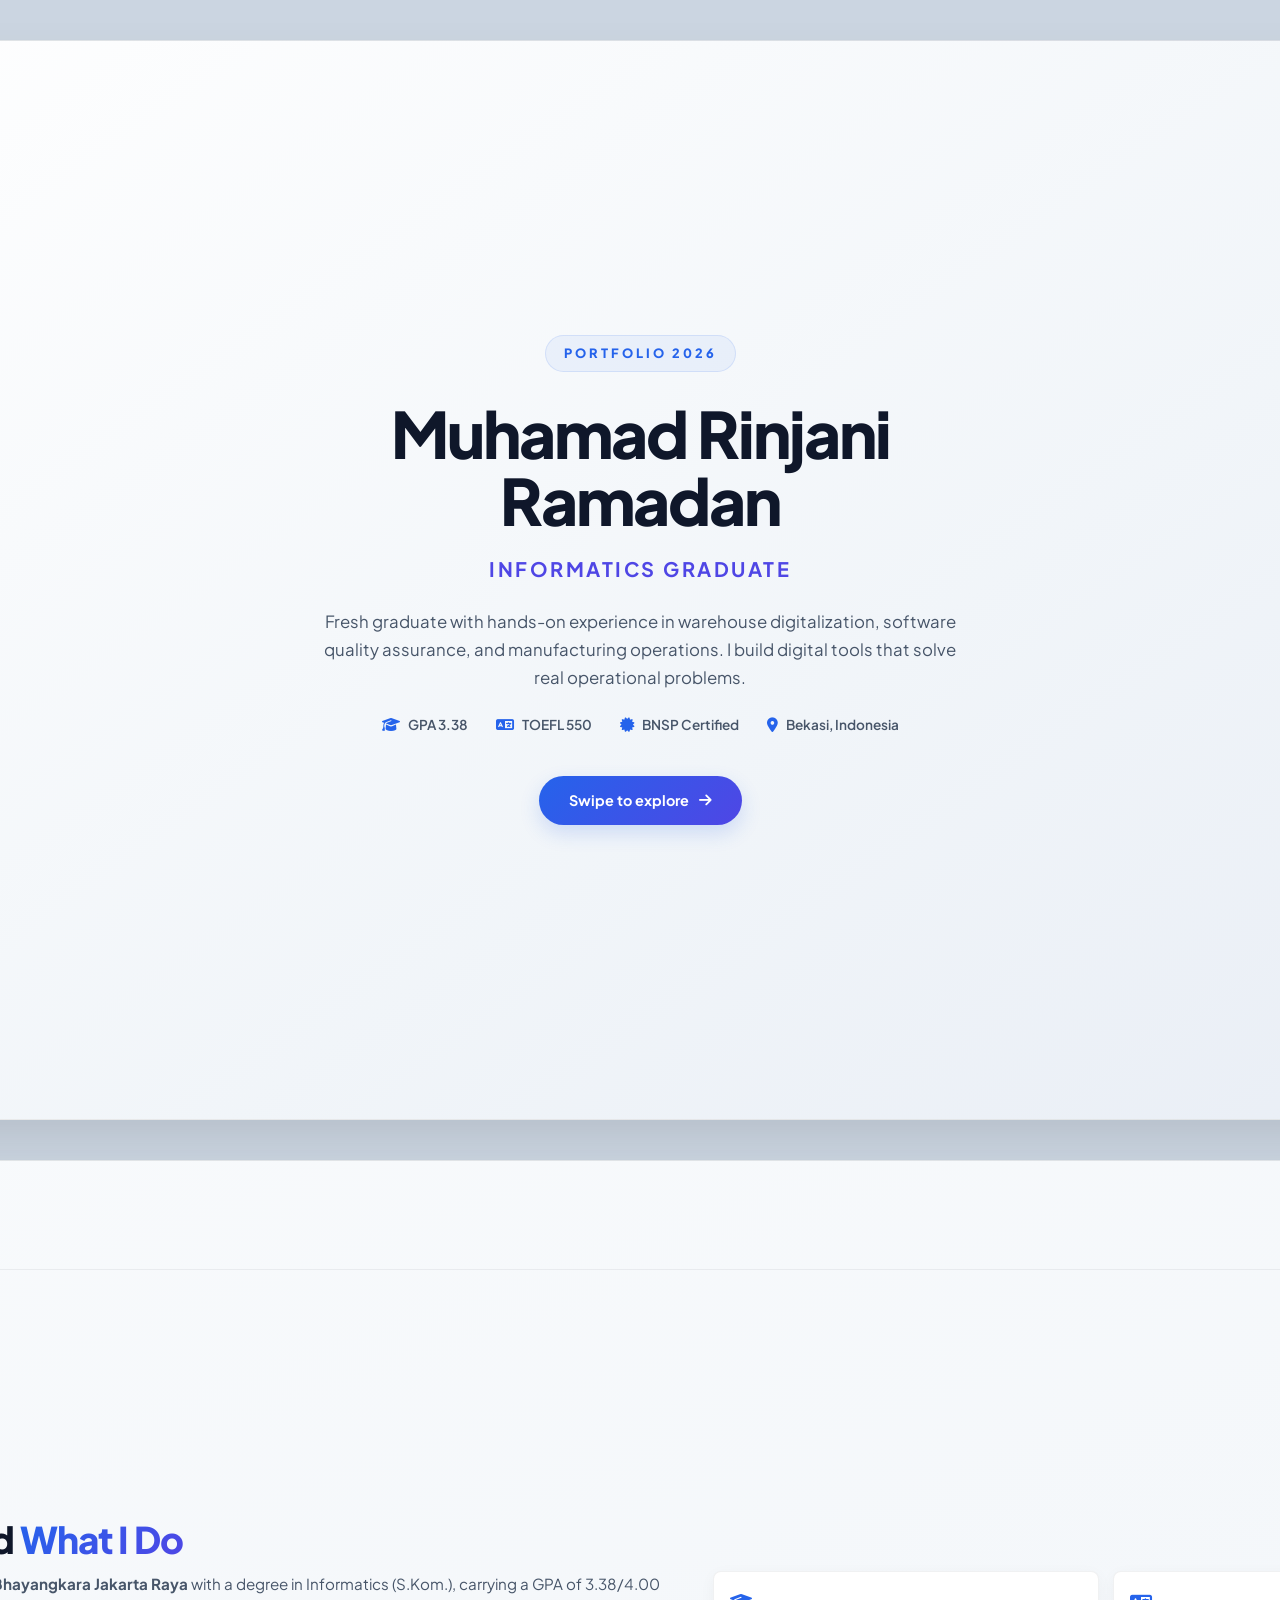
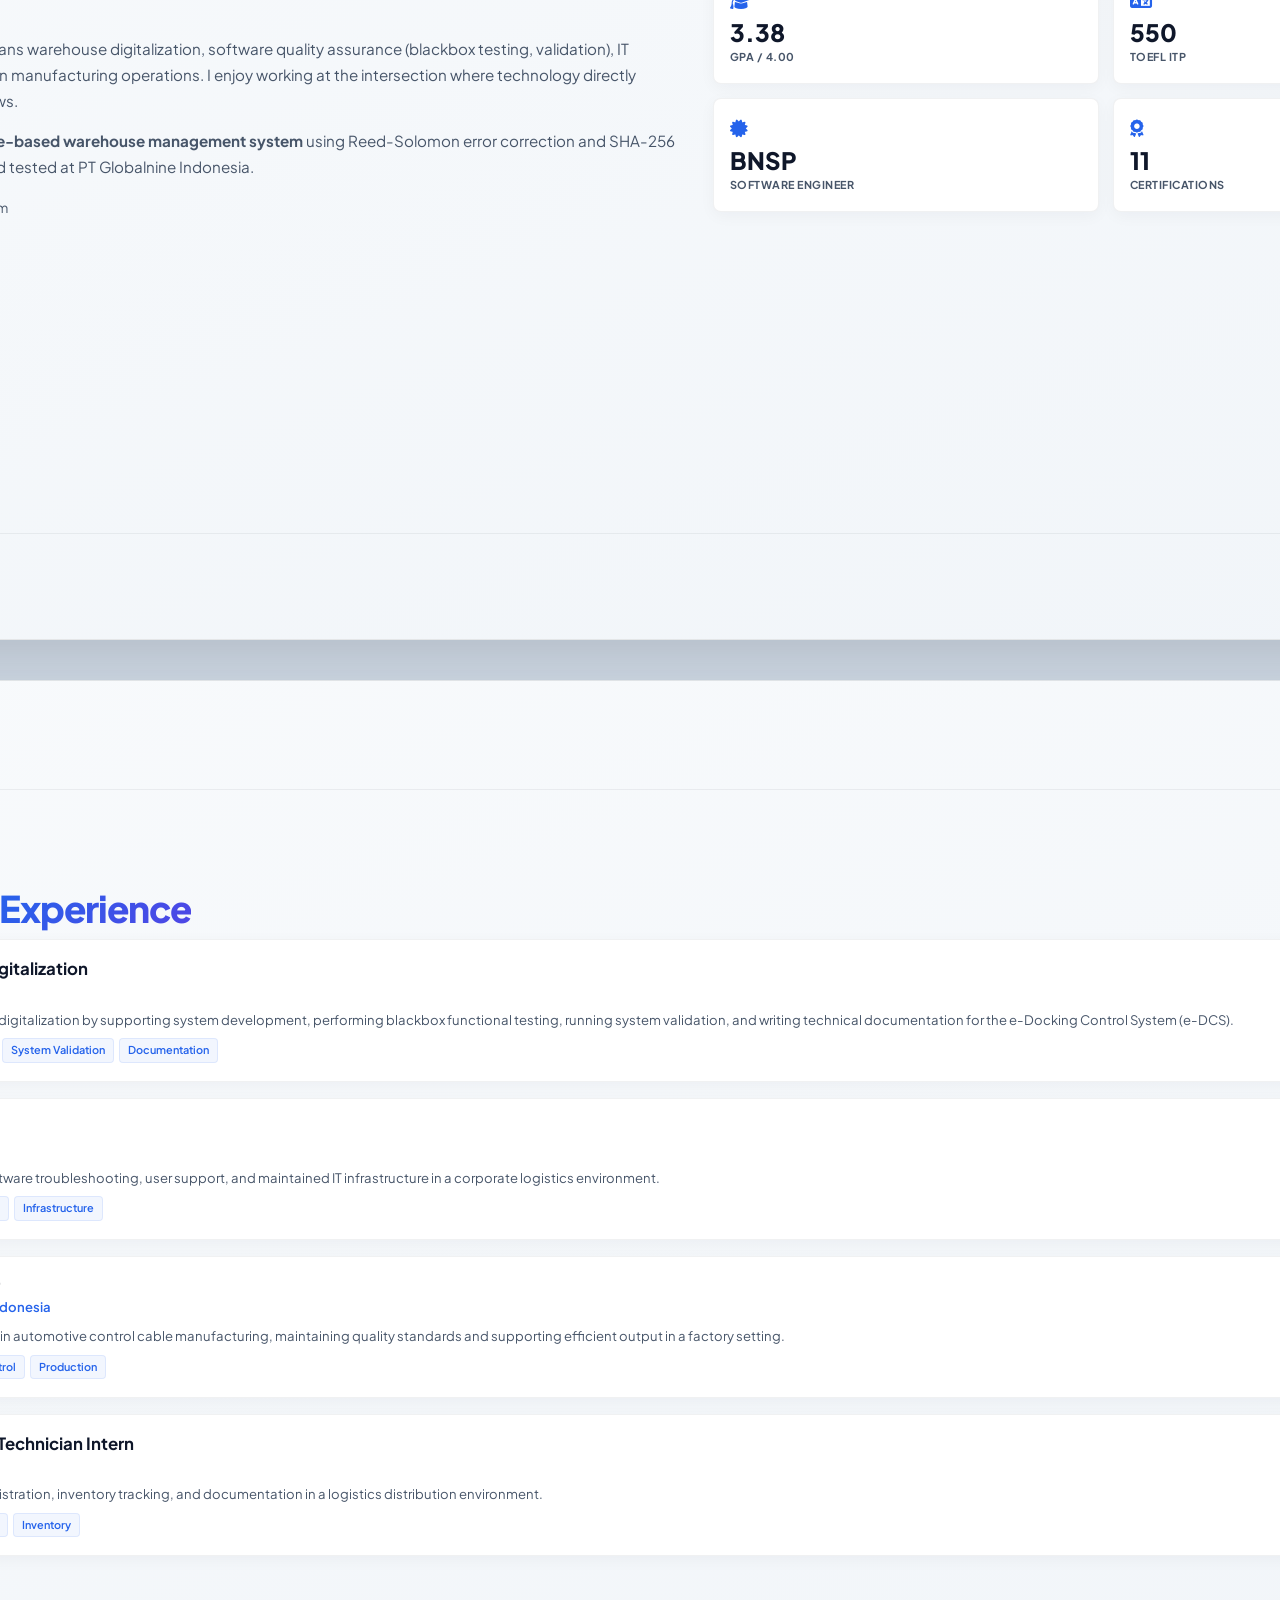
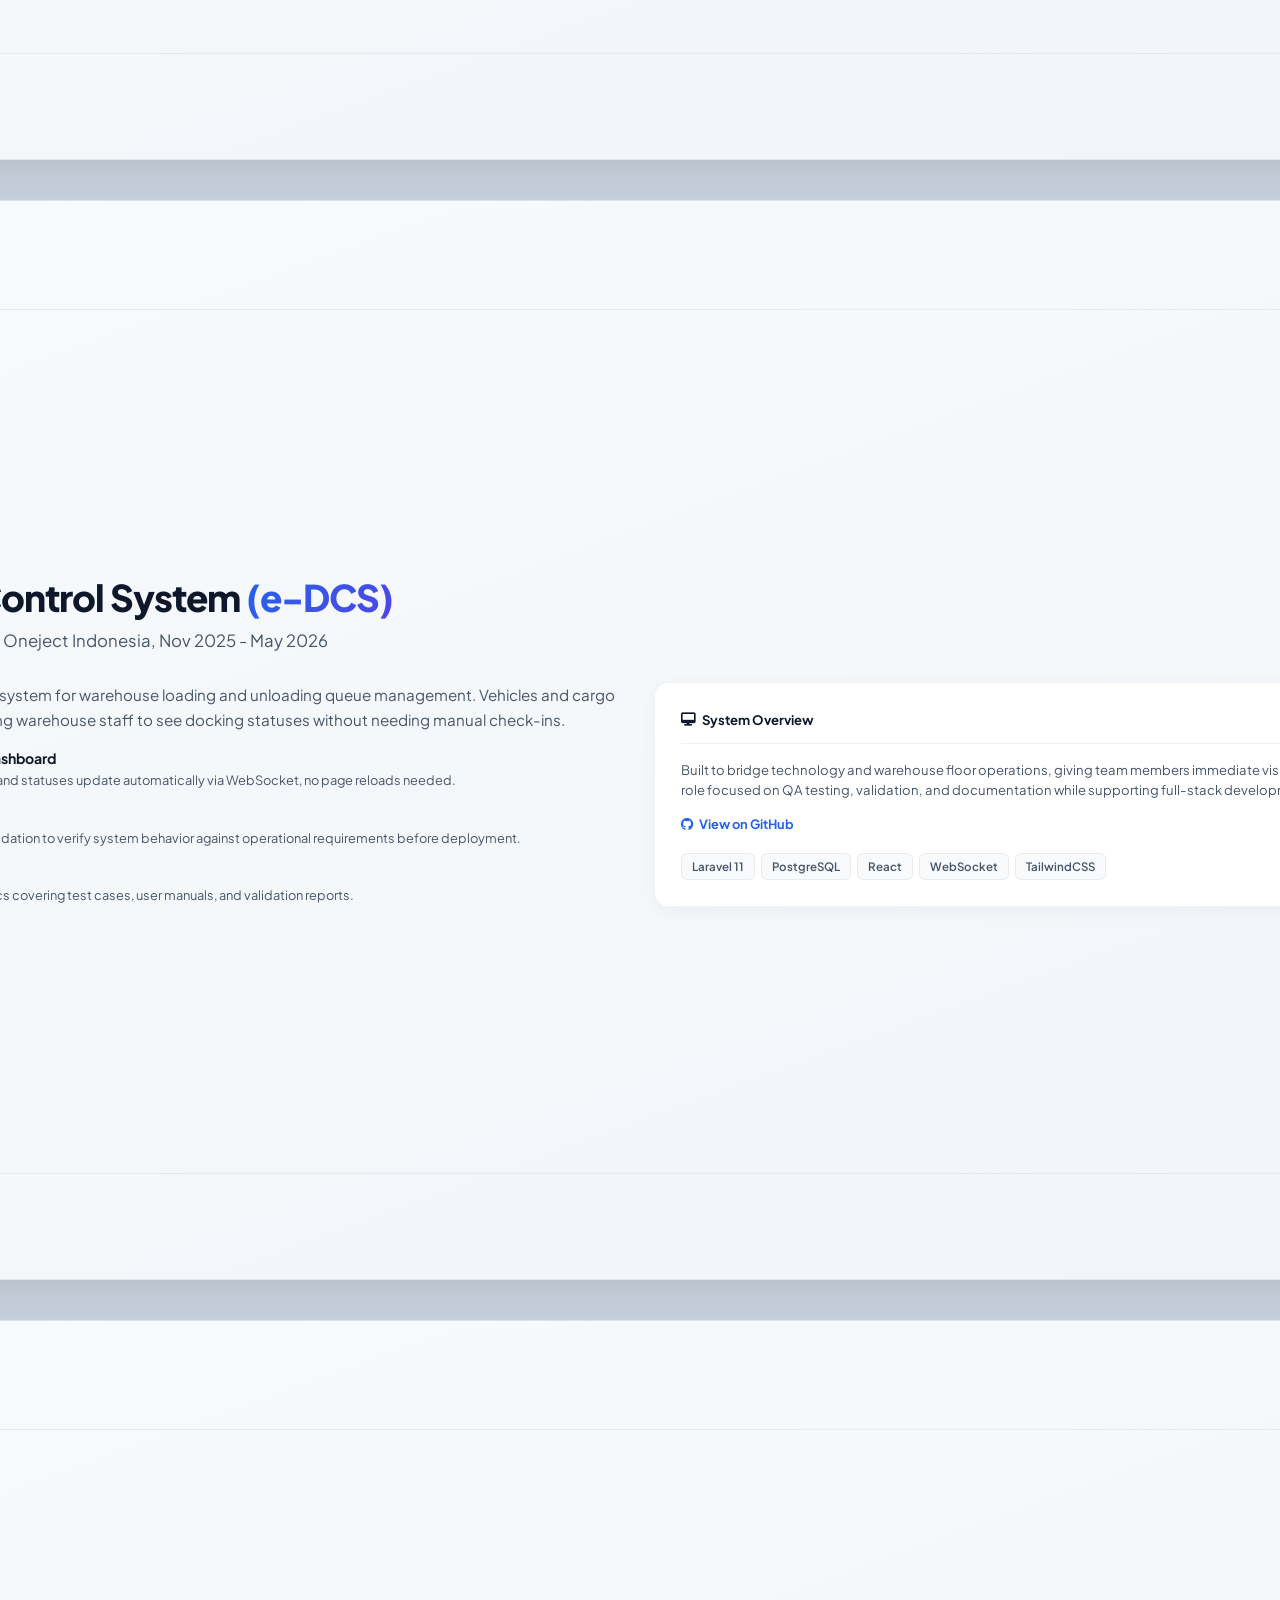
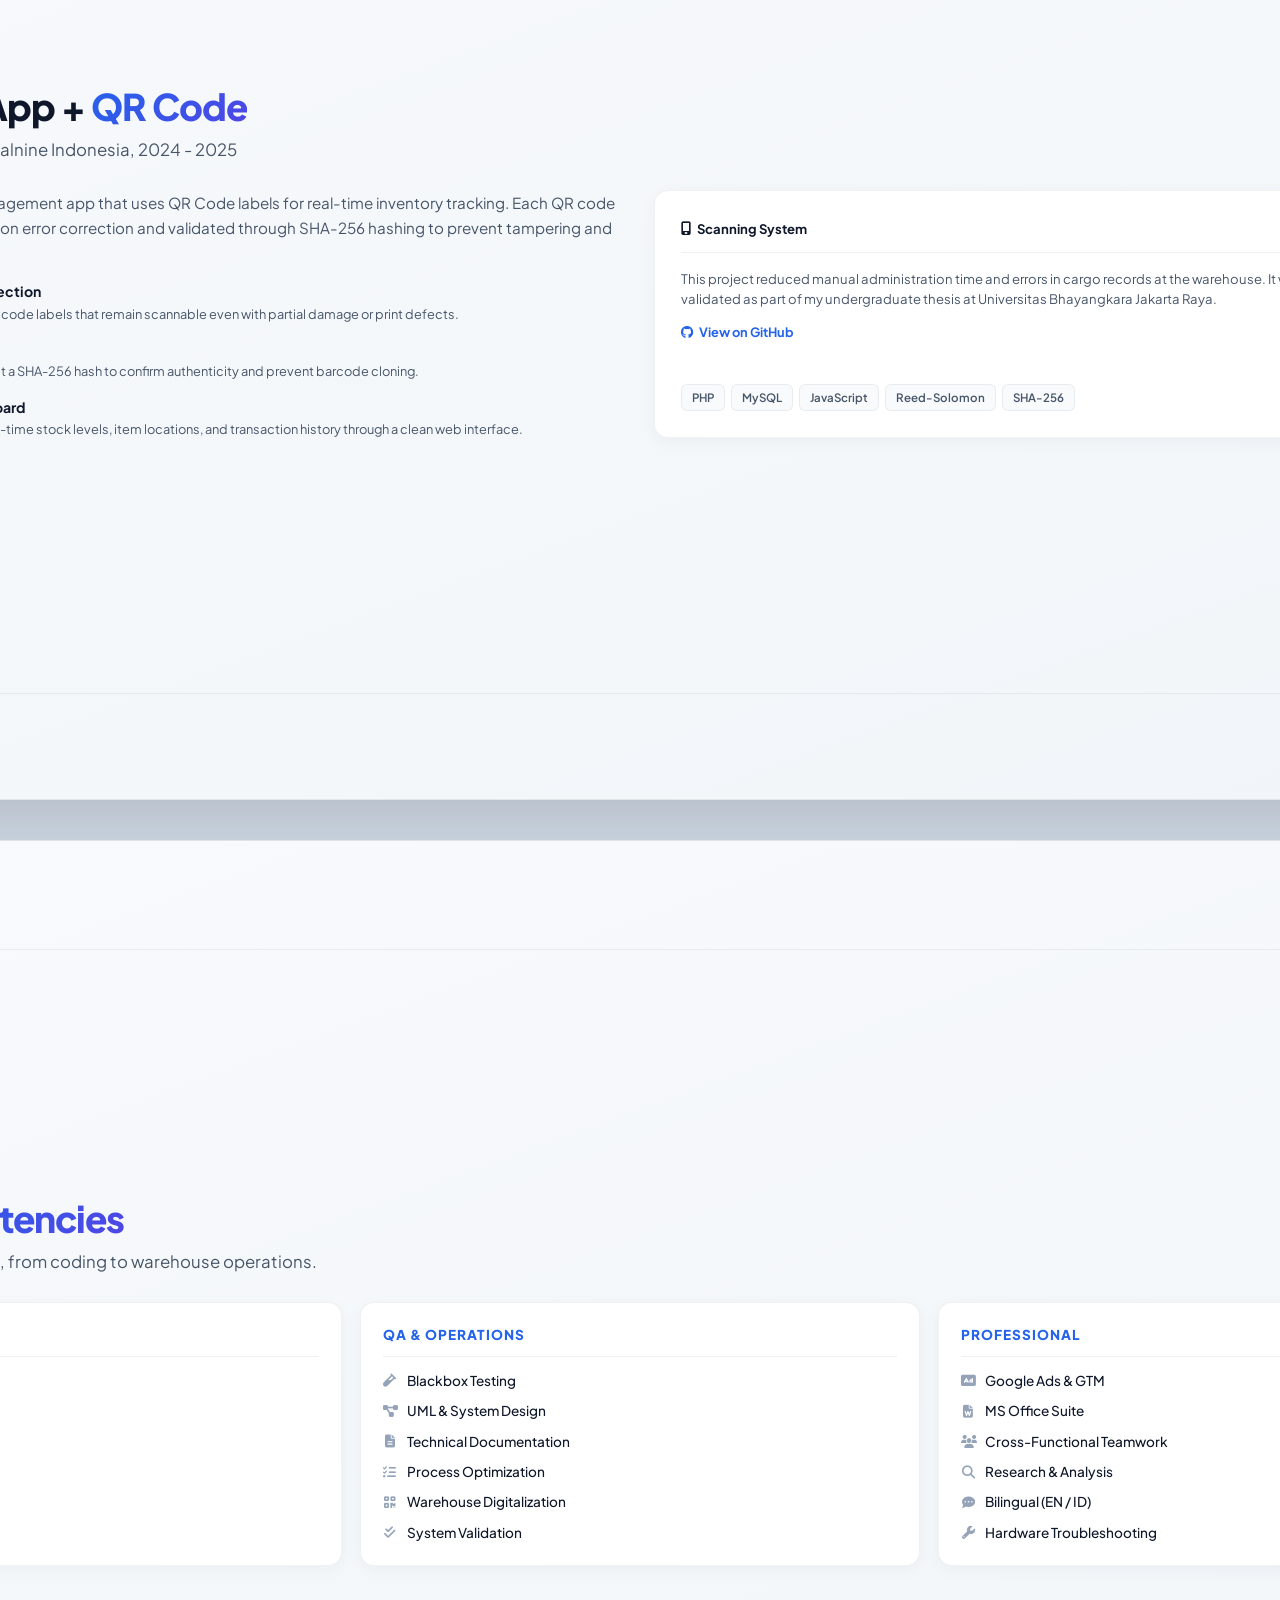
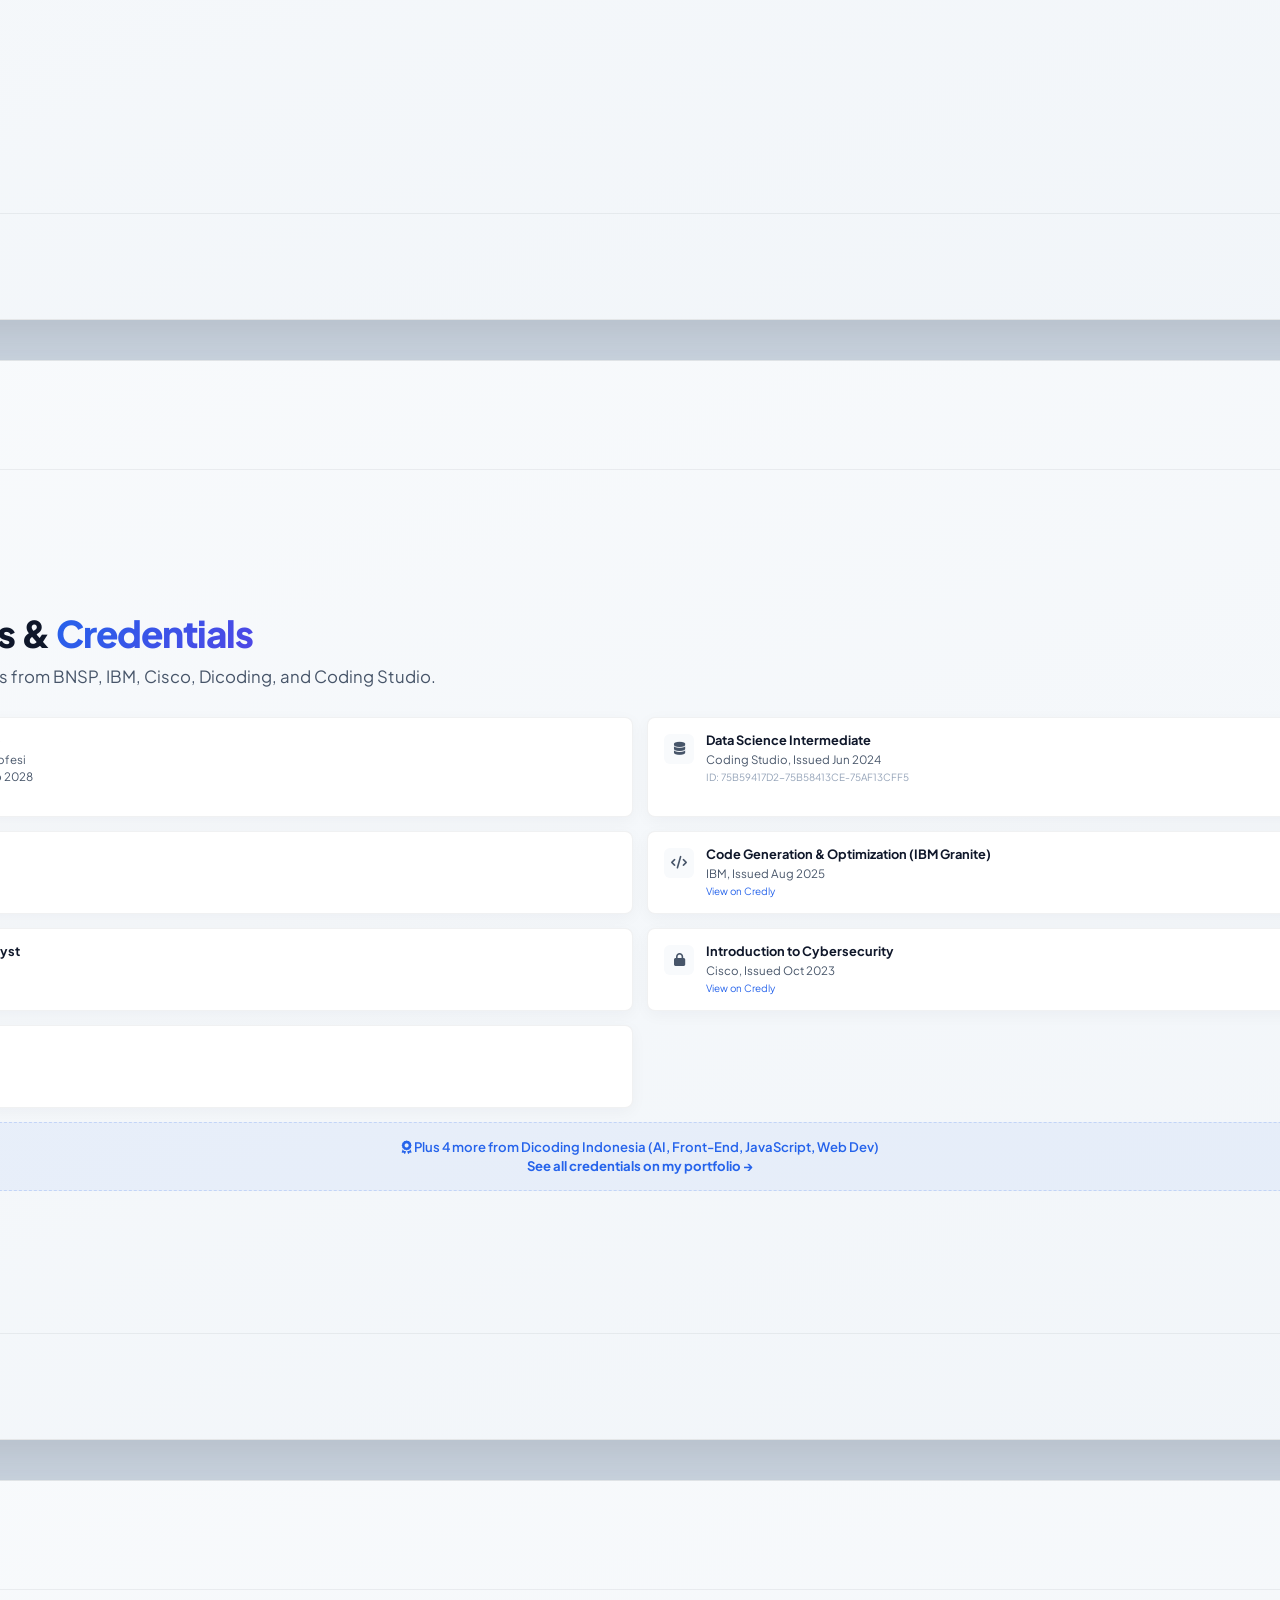
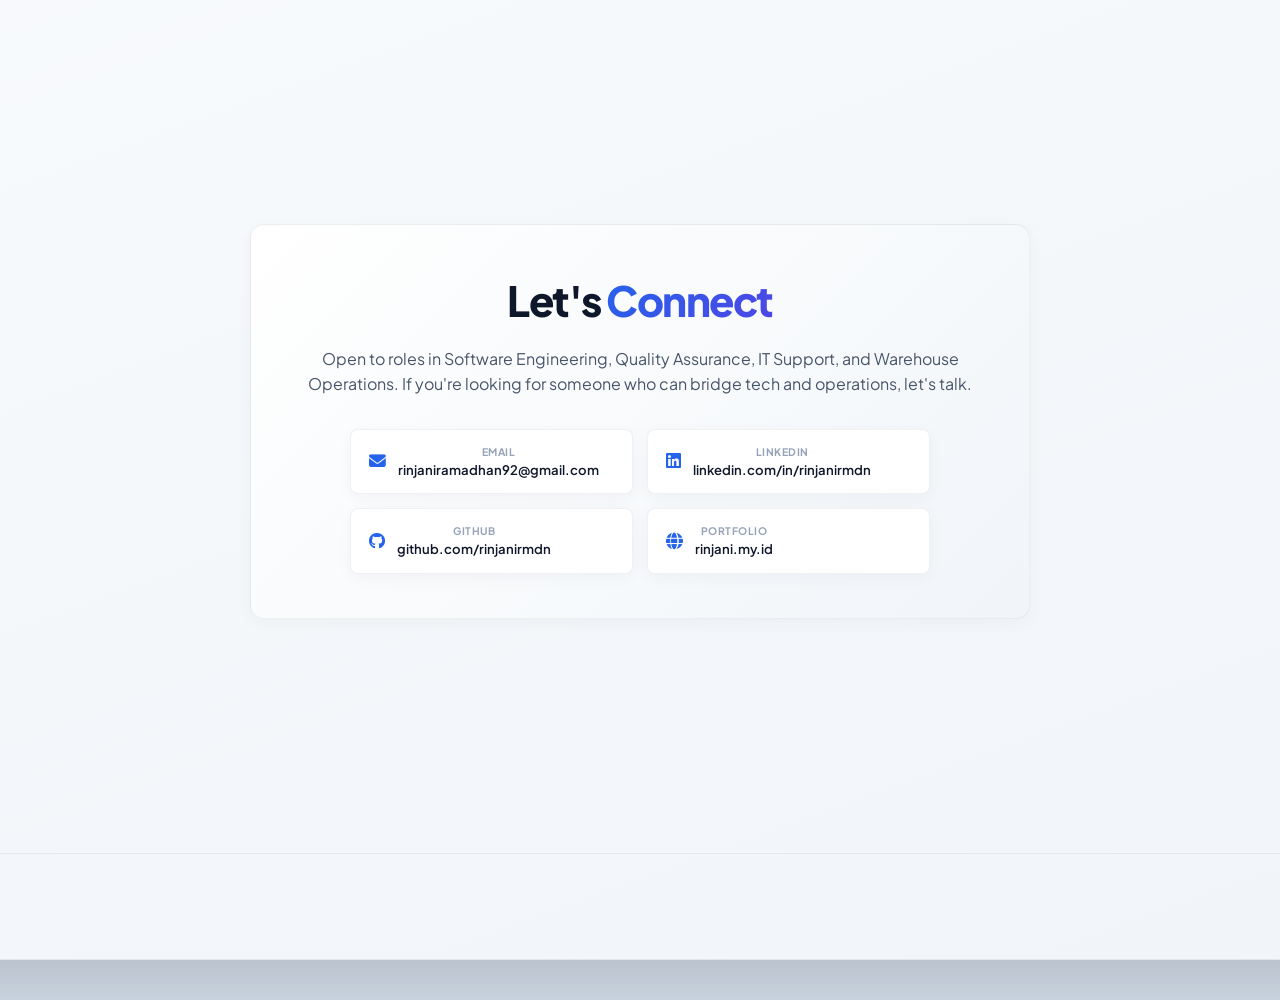
<file: slides.html>
<!DOCTYPE html>
<html lang="en">
<head>
    <meta charset="UTF-8">
    <meta name="viewport" content="width=device-width, initial-scale=1.0">
    <title>Rinjani Ramadan - Portfolio Slide Deck</title>
    <link href="https://fonts.googleapis.com/css2?family=Plus+Jakarta+Sans:wght@300;400;500;600;700;800&display=swap" rel="stylesheet">
    <link rel="stylesheet" href="https://cdnjs.cloudflare.com/ajax/libs/font-awesome/6.5.1/css/all.min.css">
    <style>
        :root {
            --bg-primary: #f8fafc;
            --bg-secondary: #ffffff;
            --text-primary: #0f172a;
            --text-secondary: #475569;
            --text-muted: #94a3b8;
            --accent-primary: #2563eb;
            --accent-secondary: #4f46e5;
            --accent-gradient: linear-gradient(135deg, #2563eb, #4f46e5);
            --accent-glow: rgba(37, 99, 235, 0.06);
            --border-color: rgba(15, 23, 42, 0.06);
            --card-shadow: 0 4px 16px rgba(15, 23, 42, 0.04);
            --border-radius: 14px;
            --border-radius-sm: 8px;
        }

        * {
            margin: 0;
            padding: 0;
            box-sizing: border-box;
        }

        body {
            font-family: 'Plus Jakarta Sans', sans-serif;
            background-color: #cbd5e1;
            color: var(--text-primary);
            line-height: 1.5;
            -webkit-print-color-adjust: exact;
        }

        .presentation {
            display: flex;
            flex-direction: column;
            align-items: center;
            gap: 40px;
            padding: 40px 0;
        }

        /* Slide Core */
        .slide {
            width: 1920px;
            height: 1080px;
            background: linear-gradient(160deg, #f8fafc 0%, #f1f5f9 100%);
            position: relative;
            overflow: hidden;
            padding: 72px 100px;
            display: flex;
            flex-direction: column;
            justify-content: space-between;
            border: 1px solid rgba(0, 0, 0, 0.08);
            box-shadow: 0 20px 40px rgba(0, 0, 0, 0.1);
        }

        .slide::before {
            content: '';
            position: absolute;
            top: -180px;
            right: -180px;
            width: 360px;
            height: 360px;
            border-radius: 50%;
            background: radial-gradient(circle, rgba(37, 99, 235, 0.035) 0%, transparent 70%);
            pointer-events: none;
        }

        .slide::after {
            content: '';
            position: absolute;
            bottom: -120px;
            left: -120px;
            width: 300px;
            height: 300px;
            border-radius: 50%;
            background: radial-gradient(circle, rgba(79, 70, 229, 0.025) 0%, transparent 70%);
            pointer-events: none;
        }

        /* Header & Footer */
        .slide-header {
            display: flex;
            justify-content: space-between;
            align-items: center;
            border-bottom: 1px solid var(--border-color);
            padding-bottom: 16px;
            margin-bottom: 32px;
        }

        .sh-logo {
            font-size: 0.85rem;
            font-weight: 800;
            letter-spacing: -0.5px;
            text-transform: uppercase;
        }

        .sh-logo span {
            background: var(--accent-gradient);
            -webkit-background-clip: text;
            -webkit-text-fill-color: transparent;
            background-clip: text;
        }

        .sh-meta {
            font-size: 0.72rem;
            font-weight: 600;
            color: var(--text-secondary);
            text-transform: uppercase;
            letter-spacing: 1.5px;
        }

        .slide-footer {
            display: flex;
            justify-content: space-between;
            align-items: center;
            border-top: 1px solid var(--border-color);
            padding-top: 16px;
            margin-top: 32px;
            font-size: 0.72rem;
            font-weight: 600;
            color: var(--text-muted);
        }

        .slide-footer a {
            color: var(--text-muted);
            text-decoration: none;
        }

        /* Slide Body */
        .slide-body {
            flex-grow: 1;
            display: flex;
            flex-direction: column;
            justify-content: center;
        }

        /* Typography */
        .slide-title {
            font-size: 2.3rem;
            font-weight: 800;
            line-height: 1.15;
            letter-spacing: -1px;
            margin-bottom: 10px;
        }

        .slide-title span {
            background: var(--accent-gradient);
            -webkit-background-clip: text;
            -webkit-text-fill-color: transparent;
            background-clip: text;
        }

        .slide-subtitle {
            font-size: 1.05rem;
            color: var(--text-secondary);
            margin-bottom: 28px;
            line-height: 1.5;
        }

        .card {
            background: var(--bg-secondary);
            border: 1px solid var(--border-color);
            border-radius: var(--border-radius);
            padding: 22px;
            box-shadow: var(--card-shadow);
        }

        a {
            color: var(--accent-primary);
            text-decoration: none;
        }

        a:hover {
            text-decoration: underline;
        }

        /* ===== SLIDE 1: COVER ===== */
        .slide-cover {
            justify-content: center;
            align-items: center;
            text-align: center;
            background: linear-gradient(145deg, #ffffff 0%, #f1f5f9 60%, #e8edf5 100%);
        }

        .cover-tag {
            font-size: 0.8rem;
            font-weight: 800;
            color: var(--accent-primary);
            text-transform: uppercase;
            letter-spacing: 3px;
            margin-bottom: 28px;
            background: var(--accent-glow);
            padding: 8px 18px;
            border-radius: 50px;
            border: 1px solid rgba(37, 99, 235, 0.12);
            display: inline-block;
        }

        .cover-title {
            font-size: 4rem;
            font-weight: 800;
            line-height: 1.05;
            letter-spacing: -2px;
            margin-bottom: 20px;
            color: var(--text-primary);
        }

        .cover-role {
            font-size: 1.25rem;
            font-weight: 700;
            color: var(--accent-secondary);
            text-transform: uppercase;
            letter-spacing: 2.5px;
            margin-bottom: 24px;
        }

        .cover-desc {
            font-size: 1.05rem;
            color: var(--text-secondary);
            max-width: 640px;
            margin: 0 auto 24px;
            line-height: 1.65;
        }

        .cover-highlights {
            display: flex;
            justify-content: center;
            gap: 28px;
            margin-bottom: 40px;
        }

        .cover-hl {
            display: flex;
            align-items: center;
            gap: 8px;
            font-size: 0.85rem;
            font-weight: 600;
            color: var(--text-secondary);
        }

        .cover-hl i {
            color: var(--accent-primary);
            font-size: 0.9rem;
        }

        .cover-cta {
            display: inline-flex;
            align-items: center;
            gap: 10px;
            background: var(--accent-gradient);
            color: white;
            padding: 14px 30px;
            border-radius: 50px;
            font-size: 0.9rem;
            font-weight: 700;
            box-shadow: 0 8px 20px rgba(37, 99, 235, 0.18);
        }

        /* ===== SLIDE 2: ABOUT ME ===== */
        .about-layout {
            display: grid;
            grid-template-columns: 1.15fr 1fr;
            gap: 28px;
            align-items: start;
        }

        .about-text {
            font-size: 0.95rem;
            color: var(--text-secondary);
            line-height: 1.7;
        }

        .about-text p {
            margin-bottom: 14px;
        }

        .about-text p:last-child {
            margin-bottom: 0;
        }

        .about-info-grid {
            display: grid;
            grid-template-columns: 1fr 1fr;
            gap: 14px;
        }

        .info-box {
            background: var(--bg-secondary);
            border: 1px solid var(--border-color);
            border-radius: var(--border-radius-sm);
            padding: 18px 16px;
            box-shadow: var(--card-shadow);
        }

        .info-box .ib-icon {
            font-size: 1.1rem;
            color: var(--accent-primary);
            margin-bottom: 8px;
        }

        .info-box .ib-val {
            font-size: 1.5rem;
            font-weight: 800;
            color: var(--text-primary);
            margin-bottom: 2px;
            line-height: 1.2;
        }

        .info-box .ib-label {
            font-size: 0.68rem;
            font-weight: 700;
            color: var(--text-secondary);
            text-transform: uppercase;
            letter-spacing: 0.5px;
        }

        .about-details {
            display: flex;
            flex-direction: column;
            gap: 10px;
            margin-top: 16px;
        }

        .about-detail-item {
            display: flex;
            align-items: center;
            gap: 10px;
            font-size: 0.85rem;
            color: var(--text-secondary);
        }

        .about-detail-item i {
            width: 16px;
            color: var(--accent-primary);
            text-align: center;
            font-size: 0.8rem;
        }

        .about-detail-item strong {
            color: var(--text-primary);
            font-weight: 600;
        }

        /* ===== SLIDE 3: EXPERIENCE ===== */
        .exp-timeline {
            display: flex;
            flex-direction: column;
            gap: 16px;
            position: relative;
            padding-left: 28px;
        }

        .exp-timeline::before {
            content: '';
            position: absolute;
            left: 8px;
            top: 8px;
            bottom: 8px;
            width: 2px;
            background: rgba(37, 99, 235, 0.12);
        }

        .exp-item {
            position: relative;
        }

        .exp-marker {
            position: absolute;
            left: -28px;
            top: 6px;
            width: 18px;
            height: 18px;
            border-radius: 50%;
            background: var(--bg-primary);
            border: 3px solid var(--accent-primary);
            z-index: 2;
        }

        .exp-card {
            background: var(--bg-secondary);
            border: 1px solid var(--border-color);
            border-radius: var(--border-radius-sm);
            padding: 18px 20px;
            box-shadow: var(--card-shadow);
        }

        .exp-top {
            display: flex;
            justify-content: space-between;
            align-items: flex-start;
            margin-bottom: 6px;
        }

        .exp-role {
            font-size: 1.05rem;
            font-weight: 700;
            color: var(--text-primary);
            line-height: 1.3;
        }

        .exp-company {
            font-size: 0.82rem;
            font-weight: 600;
            color: var(--accent-primary);
            margin-bottom: 4px;
        }

        .exp-date {
            font-size: 0.75rem;
            color: var(--text-muted);
            font-weight: 600;
            white-space: nowrap;
            padding-top: 2px;
        }

        .exp-desc {
            font-size: 0.82rem;
            color: var(--text-secondary);
            line-height: 1.55;
            margin-bottom: 8px;
        }

        .exp-tags {
            display: flex;
            flex-wrap: wrap;
            gap: 5px;
        }

        .exp-tag {
            font-size: 0.68rem;
            font-weight: 600;
            padding: 3px 8px;
            border-radius: 4px;
            background: var(--accent-glow);
            color: var(--accent-primary);
            border: 1px solid rgba(37, 99, 235, 0.1);
        }

        /* ===== SLIDE 4 & 5: PROJECTS ===== */
        .project-layout {
            display: grid;
            grid-template-columns: 1fr 1fr;
            gap: 28px;
            align-items: start;
        }

        .project-desc-block {
            display: flex;
            flex-direction: column;
            gap: 16px;
        }

        .project-intro {
            font-size: 0.95rem;
            color: var(--text-secondary);
            line-height: 1.65;
        }

        .feature-item {
            display: flex;
            gap: 12px;
            align-items: flex-start;
        }

        .fi-icon {
            width: 30px;
            height: 30px;
            min-width: 30px;
            border-radius: 50%;
            background: var(--accent-glow);
            color: var(--accent-primary);
            display: inline-flex;
            align-items: center;
            justify-content: center;
            font-size: 0.8rem;
            margin-top: 2px;
        }

        .fi-text h4 {
            font-size: 0.88rem;
            font-weight: 700;
            margin-bottom: 2px;
        }

        .fi-text p {
            font-size: 0.8rem;
            color: var(--text-secondary);
            line-height: 1.45;
        }

        .project-sidebar {
            background: var(--bg-secondary);
            border: 1px solid var(--border-color);
            border-radius: var(--border-radius);
            padding: 26px;
            box-shadow: var(--card-shadow);
            height: 100%;
            display: flex;
            flex-direction: column;
            justify-content: space-between;
        }

        .ps-header {
            display: flex;
            justify-content: space-between;
            align-items: center;
            border-bottom: 1px solid var(--border-color);
            padding-bottom: 12px;
            margin-bottom: 16px;
        }

        .ps-header-title {
            font-weight: 700;
            font-size: 0.82rem;
            display: flex;
            align-items: center;
            gap: 6px;
        }

        .ps-badge {
            font-size: 0.68rem;
            font-weight: 700;
            padding: 3px 10px;
            background: var(--accent-glow);
            color: var(--accent-primary);
            border-radius: 4px;
        }

        .ps-body {
            font-size: 0.82rem;
            color: var(--text-secondary);
            line-height: 1.55;
        }

        .ps-link {
            display: inline-flex;
            align-items: center;
            gap: 6px;
            margin-top: 14px;
            font-size: 0.8rem;
            font-weight: 700;
            color: var(--accent-primary);
        }

        .tech-stack {
            display: flex;
            flex-wrap: wrap;
            gap: 6px;
            margin-top: 18px;
        }

        .tech-pill {
            font-size: 0.72rem;
            font-weight: 600;
            background: var(--bg-primary);
            color: var(--text-secondary);
            padding: 4px 10px;
            border-radius: 6px;
            border: 1px solid var(--border-color);
        }

        /* ===== SLIDE 6: SKILLS ===== */
        .skills-cols {
            display: grid;
            grid-template-columns: repeat(3, 1fr);
            gap: 18px;
        }

        .skill-col {
            background: var(--bg-secondary);
            border: 1px solid var(--border-color);
            border-radius: var(--border-radius);
            padding: 22px;
            box-shadow: var(--card-shadow);
        }

        .skill-col-title {
            font-size: 0.85rem;
            font-weight: 800;
            text-transform: uppercase;
            letter-spacing: 1px;
            color: var(--accent-primary);
            border-bottom: 1px solid var(--border-color);
            padding-bottom: 10px;
            margin-bottom: 14px;
        }

        .skill-list {
            display: flex;
            flex-direction: column;
            gap: 10px;
        }

        .skill-entry {
            display: flex;
            align-items: center;
            gap: 10px;
            font-size: 0.85rem;
            font-weight: 500;
        }

        .skill-entry i {
            color: var(--text-muted);
            width: 14px;
            text-align: center;
            font-size: 0.82rem;
        }

        /* ===== SLIDE 7: CERTIFICATIONS ===== */
        .certs-layout {
            display: grid;
            grid-template-columns: 1fr 1fr;
            gap: 14px;
        }

        .cert-card-s {
            display: flex;
            align-items: flex-start;
            gap: 12px;
            background: var(--bg-secondary);
            border: 1px solid var(--border-color);
            border-radius: var(--border-radius-sm);
            padding: 14px 16px;
            box-shadow: var(--card-shadow);
        }

        .cc-icon {
            width: 30px;
            height: 30px;
            min-width: 30px;
            border-radius: 6px;
            background: var(--bg-primary);
            color: var(--text-secondary);
            display: inline-flex;
            align-items: center;
            justify-content: center;
            font-size: 0.8rem;
            margin-top: 2px;
        }

        .cc-info h4 {
            font-size: 0.8rem;
            font-weight: 700;
            line-height: 1.3;
            margin-bottom: 2px;
        }

        .cc-info .cc-issuer {
            font-size: 0.72rem;
            color: var(--text-secondary);
        }

        .cc-info .cc-cred {
            font-size: 0.62rem;
            font-family: 'Plus Jakarta Sans', monospace;
            color: var(--text-muted);
            margin-top: 2px;
        }

        .certs-more {
            grid-column: span 2;
            text-align: center;
            padding: 14px;
            background: var(--accent-glow);
            border: 1px dashed rgba(37, 99, 235, 0.18);
            border-radius: var(--border-radius-sm);
            font-size: 0.82rem;
            font-weight: 600;
            color: var(--accent-primary);
        }

        .certs-more a {
            font-weight: 700;
        }

        /* ===== SLIDE 8: CTA ===== */
        .cta-container {
            text-align: center;
            background: linear-gradient(135deg, #ffffff, #f1f5f9);
            border: 1px solid var(--border-color);
            border-radius: var(--border-radius);
            padding: 44px 36px;
            box-shadow: var(--card-shadow);
            max-width: 780px;
            margin: 0 auto;
        }

        .cta-heading {
            font-size: 2.6rem;
            font-weight: 800;
            letter-spacing: -1.5px;
            margin-bottom: 14px;
            color: var(--text-primary);
        }

        .cta-heading span {
            background: var(--accent-gradient);
            -webkit-background-clip: text;
            -webkit-text-fill-color: transparent;
            background-clip: text;
        }

        .cta-text {
            font-size: 1rem;
            color: var(--text-secondary);
            margin-bottom: 32px;
            line-height: 1.6;
        }

        .cta-grid {
            display: grid;
            grid-template-columns: 1fr 1fr;
            gap: 14px;
            max-width: 580px;
            margin: 0 auto;
        }

        .cta-link {
            display: flex;
            align-items: center;
            gap: 12px;
            padding: 14px 18px;
            background: var(--bg-secondary);
            border: 1px solid var(--border-color);
            border-radius: var(--border-radius-sm);
            text-decoration: none;
            color: var(--text-primary);
            font-size: 0.82rem;
            font-weight: 600;
            box-shadow: var(--card-shadow);
        }

        .cta-link i {
            font-size: 1.05rem;
            color: var(--accent-primary);
        }

        .cta-link-label {
            font-size: 0.65rem;
            text-transform: uppercase;
            letter-spacing: 0.5px;
            color: var(--text-muted);
            font-weight: 700;
        }

        /* Print */
        @media print {
            body {
                background-color: #ffffff;
            }
            .presentation {
                gap: 0;
                padding: 0;
            }
            .slide {
                border: none;
                box-shadow: none;
                page-break-after: always;
                break-after: page;
            }
        }
    </style>
</head>
<body>
    <div class="presentation">

        <!-- Slide 1: Cover -->
        <div class="slide slide-cover">
            <div class="cover-tag">Portfolio 2026</div>
            <h1 class="cover-title">Muhamad Rinjani<br>Ramadan</h1>
            <div class="cover-role">Informatics Graduate</div>
            <p class="cover-desc">Fresh graduate with hands-on experience in warehouse digitalization, software quality assurance, and manufacturing operations. I build digital tools that solve real operational problems.</p>
            <div class="cover-highlights">
                <div class="cover-hl"><i class="fas fa-graduation-cap"></i> GPA 3.38</div>
                <div class="cover-hl"><i class="fas fa-language"></i> TOEFL 550</div>
                <div class="cover-hl"><i class="fas fa-certificate"></i> BNSP Certified</div>
                <div class="cover-hl"><i class="fas fa-map-marker-alt"></i> Bekasi, Indonesia</div>
            </div>
            <div class="cover-cta">
                <span>Swipe to explore</span>
                <i class="fas fa-arrow-right"></i>
            </div>
        </div>

        <!-- Slide 2: About Me -->
        <div class="slide">
            <div class="slide-header">
                <div class="sh-logo">Rinjani <span>Ramadan</span></div>
                <div class="sh-meta">About Me</div>
            </div>
            <div class="slide-body">
                <h2 class="slide-title">Who I Am and <span>What I Do</span></h2>
                <div class="about-layout">
                    <div class="about-text">
                        <p>I graduated from <strong>Universitas Bhayangkara Jakarta Raya</strong> with a degree in Informatics (S.Kom.), carrying a GPA of 3.38/4.00 and a TOEFL ITP score of 550.</p>
                        <p>My professional experience spans warehouse digitalization, software quality assurance (blackbox testing, validation), IT troubleshooting, and hands-on manufacturing operations. I enjoy working at the intersection where technology directly improves day-to-day workflows.</p>
                        <p>I wrote my thesis on a <strong>QR Code-based warehouse management system</strong> using Reed-Solomon error correction and SHA-256 hashing, which I developed and tested at PT Globalnine Indonesia.</p>
                        <div class="about-details">
                            <div class="about-detail-item"><i class="fas fa-envelope"></i> <span>rinjaniramadhan92@gmail.com</span></div>
                            <div class="about-detail-item"><i class="fab fa-linkedin"></i> <a href="https://linkedin.com/in/rinjanirmdn" target="_blank">linkedin.com/in/rinjanirmdn</a></div>
                            <div class="about-detail-item"><i class="fab fa-github"></i> <a href="https://github.com/rinjanirmdn" target="_blank">github.com/rinjanirmdn</a></div>
                        </div>
                    </div>
                    <div>
                        <div class="about-info-grid">
                            <div class="info-box">
                                <i class="fas fa-graduation-cap ib-icon"></i>
                                <div class="ib-val">3.38</div>
                                <div class="ib-label">GPA / 4.00</div>
                            </div>
                            <div class="info-box">
                                <i class="fas fa-language ib-icon"></i>
                                <div class="ib-val">550</div>
                                <div class="ib-label">TOEFL ITP</div>
                            </div>
                            <div class="info-box">
                                <i class="fas fa-certificate ib-icon"></i>
                                <div class="ib-val">BNSP</div>
                                <div class="ib-label">Software Engineer</div>
                            </div>
                            <div class="info-box">
                                <i class="fas fa-award ib-icon"></i>
                                <div class="ib-val">11</div>
                                <div class="ib-label">Certifications</div>
                            </div>
                        </div>
                    </div>
                </div>
            </div>
            <div class="slide-footer">
                <a href="https://rinjani.my.id/" target="_blank">rinjani.my.id</a>
                <div>Slide 2 of 8</div>
            </div>
        </div>

        <!-- Slide 3: Experience -->
        <div class="slide">
            <div class="slide-header">
                <div class="sh-logo">Rinjani <span>Ramadan</span></div>
                <div class="sh-meta">Experience</div>
            </div>
            <div class="slide-body">
                <h2 class="slide-title">Professional <span>Experience</span></h2>
                <div class="exp-timeline">
                    <div class="exp-item">
                        <div class="exp-marker"></div>
                        <div class="exp-card">
                            <div class="exp-top">
                                <div>
                                    <div class="exp-role">Intern, Warehouse Digitalization</div>
                                    <div class="exp-company">PT Oneject Indonesia</div>
                                </div>
                                <div class="exp-date">Nov 2025 - May 2026</div>
                            </div>
                            <p class="exp-desc">Contributed to warehouse digitalization by supporting system development, performing blackbox functional testing, running system validation, and writing technical documentation for the e-Docking Control System (e-DCS).</p>
                            <div class="exp-tags">
                                <span class="exp-tag">Digitalization</span>
                                <span class="exp-tag">QA Testing</span>
                                <span class="exp-tag">System Validation</span>
                                <span class="exp-tag">Documentation</span>
                            </div>
                        </div>
                    </div>
                    <div class="exp-item">
                        <div class="exp-marker"></div>
                        <div class="exp-card">
                            <div class="exp-top">
                                <div>
                                    <div class="exp-role">IT Support Intern</div>
                                    <div class="exp-company">PT Globalnine Indonesia</div>
                                </div>
                                <div class="exp-date">Oct 2024 - Dec 2024</div>
                            </div>
                            <p class="exp-desc">Provided hardware and software troubleshooting, user support, and maintained IT infrastructure in a corporate logistics environment.</p>
                            <div class="exp-tags">
                                <span class="exp-tag">IT Support</span>
                                <span class="exp-tag">Troubleshooting</span>
                                <span class="exp-tag">Infrastructure</span>
                            </div>
                        </div>
                    </div>
                    <div class="exp-item">
                        <div class="exp-marker"></div>
                        <div class="exp-card">
                            <div class="exp-top">
                                <div>
                                    <div class="exp-role">Production Operator</div>
                                    <div class="exp-company">PT Dharma Controlcable Indonesia</div>
                                </div>
                                <div class="exp-date">Aug 2022 - Apr 2023</div>
                            </div>
                            <p class="exp-desc">Operated production lines in automotive control cable manufacturing, maintaining quality standards and supporting efficient output in a factory setting.</p>
                            <div class="exp-tags">
                                <span class="exp-tag">Manufacturing</span>
                                <span class="exp-tag">Quality Control</span>
                                <span class="exp-tag">Production</span>
                            </div>
                        </div>
                    </div>
                    <div class="exp-item">
                        <div class="exp-marker"></div>
                        <div class="exp-card">
                            <div class="exp-top">
                                <div>
                                    <div class="exp-role">Admin &amp; Warehouse Technician Intern</div>
                                    <div class="exp-company">PT Globalnine Indonesia</div>
                                </div>
                                <div class="exp-date">Jan 2020 - Mar 2020</div>
                            </div>
                            <p class="exp-desc">Handled warehouse administration, inventory tracking, and documentation in a logistics distribution environment.</p>
                            <div class="exp-tags">
                                <span class="exp-tag">Administration</span>
                                <span class="exp-tag">Warehouse</span>
                                <span class="exp-tag">Inventory</span>
                            </div>
                        </div>
                    </div>
                </div>
            </div>
            <div class="slide-footer">
                <a href="https://rinjani.my.id/" target="_blank">rinjani.my.id</a>
                <div>Slide 3 of 8</div>
            </div>
        </div>

        <!-- Slide 4: Project 1 - e-DCS -->
        <div class="slide">
            <div class="slide-header">
                <div class="sh-logo">Rinjani <span>Ramadan</span></div>
                <div class="sh-meta">Featured Project</div>
            </div>
            <div class="slide-body">
                <h2 class="slide-title">e-Docking Control System <span>(e-DCS)</span></h2>
                <p class="slide-subtitle">Built during internship at PT Oneject Indonesia, Nov 2025 - May 2026</p>
                <div class="project-layout">
                    <div class="project-desc-block">
                        <p class="project-intro">A web-based docking control system for warehouse loading and unloading queue management. Vehicles and cargo are tracked in real-time, allowing warehouse staff to see docking statuses without needing manual check-ins.</p>
                        <div class="feature-item">
                            <div class="fi-icon"><i class="fas fa-bolt"></i></div>
                            <div class="fi-text">
                                <h4>Real-Time WebSocket Dashboard</h4>
                                <p>Live vehicle docking queues and statuses update automatically via WebSocket, no page reloads needed.</p>
                            </div>
                        </div>
                        <div class="feature-item">
                            <div class="fi-icon"><i class="fas fa-vial"></i></div>
                            <div class="fi-text">
                                <h4>Blackbox QA Testing</h4>
                                <p>Led functional testing and validation to verify system behavior against operational requirements before deployment.</p>
                            </div>
                        </div>
                        <div class="feature-item">
                            <div class="fi-icon"><i class="fas fa-file-alt"></i></div>
                            <div class="fi-text">
                                <h4>Technical Documentation</h4>
                                <p>Created detailed system docs covering test cases, user manuals, and validation reports.</p>
                            </div>
                        </div>
                    </div>
                    <div class="project-sidebar">
                        <div>
                            <div class="ps-header">
                                <span class="ps-header-title"><i class="fas fa-desktop"></i> System Overview</span>
                                <span class="ps-badge">Live System</span>
                            </div>
                            <p class="ps-body">Built to bridge technology and warehouse floor operations, giving team members immediate visibility into logistics queues. My role focused on QA testing, validation, and documentation while supporting full-stack development.</p>
                            <a href="https://github.com/rinjanirmdn/e--Docking-Control-System" target="_blank" class="ps-link"><i class="fab fa-github"></i> View on GitHub</a>
                        </div>
                        <div class="tech-stack">
                            <span class="tech-pill">Laravel 11</span>
                            <span class="tech-pill">PostgreSQL</span>
                            <span class="tech-pill">React</span>
                            <span class="tech-pill">WebSocket</span>
                            <span class="tech-pill">TailwindCSS</span>
                        </div>
                    </div>
                </div>
            </div>
            <div class="slide-footer">
                <a href="https://rinjani.my.id/" target="_blank">rinjani.my.id</a>
                <div>Slide 4 of 8</div>
            </div>
        </div>

        <!-- Slide 5: Project 2 - Warehouse QR -->
        <div class="slide">
            <div class="slide-header">
                <div class="sh-logo">Rinjani <span>Ramadan</span></div>
                <div class="sh-meta">Thesis Project</div>
            </div>
            <div class="slide-body">
                <h2 class="slide-title">Warehouse App + <span>QR Code</span></h2>
                <p class="slide-subtitle">Academic thesis at PT Globalnine Indonesia, 2024 - 2025</p>
                <div class="project-layout">
                    <div class="project-desc-block">
                        <p class="project-intro">A web-based warehouse management app that uses QR Code labels for real-time inventory tracking. Each QR code is generated with Reed-Solomon error correction and validated through SHA-256 hashing to prevent tampering and cloning.</p>
                        <div class="feature-item">
                            <div class="fi-icon"><i class="fas fa-qrcode"></i></div>
                            <div class="fi-text">
                                <h4>Reed-Solomon Error Correction</h4>
                                <p>Generates high-durability QR code labels that remain scannable even with partial damage or print defects.</p>
                            </div>
                        </div>
                        <div class="feature-item">
                            <div class="fi-icon"><i class="fas fa-shield-halved"></i></div>
                            <div class="fi-text">
                                <h4>SHA-256 Data Integrity</h4>
                                <p>Every scan is validated against a SHA-256 hash to confirm authenticity and prevent barcode cloning.</p>
                            </div>
                        </div>
                        <div class="feature-item">
                            <div class="fi-icon"><i class="fas fa-chart-bar"></i></div>
                            <div class="fi-text">
                                <h4>Inventory Tracking Dashboard</h4>
                                <p>Warehouse staff can view real-time stock levels, item locations, and transaction history through a clean web interface.</p>
                            </div>
                        </div>
                    </div>
                    <div class="project-sidebar">
                        <div>
                            <div class="ps-header">
                                <span class="ps-header-title"><i class="fas fa-mobile-screen"></i> Scanning System</span>
                                <span class="ps-badge">Thesis</span>
                            </div>
                            <p class="ps-body">This project reduced manual administration time and errors in cargo records at the warehouse. It was developed, tested, and validated as part of my undergraduate thesis at Universitas Bhayangkara Jakarta Raya.</p>
                            <a href="https://github.com/rinjanirmdn/APLIKASI-MANAJEMEN-GUDANG-BERBASIS-WEB-DENGAN-FITUR-QR-CODE-DENGAN-REED-SOLOMON-DAN-SHA-256" target="_blank" class="ps-link"><i class="fab fa-github"></i> View on GitHub</a>
                        </div>
                        <div class="tech-stack">
                            <span class="tech-pill">PHP</span>
                            <span class="tech-pill">MySQL</span>
                            <span class="tech-pill">JavaScript</span>
                            <span class="tech-pill">Reed-Solomon</span>
                            <span class="tech-pill">SHA-256</span>
                        </div>
                    </div>
                </div>
            </div>
            <div class="slide-footer">
                <a href="https://rinjani.my.id/" target="_blank">rinjani.my.id</a>
                <div>Slide 5 of 8</div>
            </div>
        </div>

        <!-- Slide 6: Skills -->
        <div class="slide">
            <div class="slide-header">
                <div class="sh-logo">Rinjani <span>Ramadan</span></div>
                <div class="sh-meta">Competencies</div>
            </div>
            <div class="slide-body">
                <h2 class="slide-title">Core <span>Competencies</span></h2>
                <p class="slide-subtitle">The skills I bring to the table, from coding to warehouse operations.</p>
                <div class="skills-cols">
                    <div class="skill-col">
                        <div class="skill-col-title">Technical</div>
                        <div class="skill-list">
                            <div class="skill-entry"><i class="fab fa-php"></i> PHP &amp; Laravel 11</div>
                            <div class="skill-entry"><i class="fab fa-js-square"></i> JavaScript &amp; React</div>
                            <div class="skill-entry"><i class="fab fa-html5"></i> HTML5, CSS, Tailwind</div>
                            <div class="skill-entry"><i class="fas fa-database"></i> MySQL &amp; PostgreSQL</div>
                            <div class="skill-entry"><i class="fab fa-git-alt"></i> Git Version Control</div>
                            <div class="skill-entry"><i class="fab fa-python"></i> Python (Data Science)</div>
                        </div>
                    </div>
                    <div class="skill-col">
                        <div class="skill-col-title">QA &amp; Operations</div>
                        <div class="skill-list">
                            <div class="skill-entry"><i class="fas fa-vial"></i> Blackbox Testing</div>
                            <div class="skill-entry"><i class="fas fa-project-diagram"></i> UML &amp; System Design</div>
                            <div class="skill-entry"><i class="fas fa-file-alt"></i> Technical Documentation</div>
                            <div class="skill-entry"><i class="fas fa-tasks"></i> Process Optimization</div>
                            <div class="skill-entry"><i class="fas fa-qrcode"></i> Warehouse Digitalization</div>
                            <div class="skill-entry"><i class="fas fa-check-double"></i> System Validation</div>
                        </div>
                    </div>
                    <div class="skill-col">
                        <div class="skill-col-title">Professional</div>
                        <div class="skill-list">
                            <div class="skill-entry"><i class="fas fa-ad"></i> Google Ads &amp; GTM</div>
                            <div class="skill-entry"><i class="fas fa-file-word"></i> MS Office Suite</div>
                            <div class="skill-entry"><i class="fas fa-users"></i> Cross-Functional Teamwork</div>
                            <div class="skill-entry"><i class="fas fa-search"></i> Research &amp; Analysis</div>
                            <div class="skill-entry"><i class="fas fa-comment-dots"></i> Bilingual (EN / ID)</div>
                            <div class="skill-entry"><i class="fas fa-wrench"></i> Hardware Troubleshooting</div>
                        </div>
                    </div>
                </div>
            </div>
            <div class="slide-footer">
                <a href="https://rinjani.my.id/" target="_blank">rinjani.my.id</a>
                <div>Slide 6 of 8</div>
            </div>
        </div>

        <!-- Slide 7: Certifications -->
        <div class="slide">
            <div class="slide-header">
                <div class="sh-logo">Rinjani <span>Ramadan</span></div>
                <div class="sh-meta">Credentials</div>
            </div>
            <div class="slide-body">
                <h2 class="slide-title">Certifications &amp; <span>Credentials</span></h2>
                <p class="slide-subtitle">11 professional certifications from BNSP, IBM, Cisco, Dicoding, and Coding Studio.</p>
                <div class="certs-layout">
                    <div class="cert-card-s">
                        <div class="cc-icon"><i class="fas fa-shield-alt"></i></div>
                        <div class="cc-info">
                            <h4>Software Engineer (BNSP)</h4>
                            <div class="cc-issuer">Badan Nasional Sertifikasi Profesi</div>
                            <div class="cc-issuer">Issued Sep 2025, Expires Sep 2028</div>
                            <div class="cc-cred">ID: 62090 2512 6 5765 2025</div>
                        </div>
                    </div>
                    <div class="cert-card-s">
                        <div class="cc-icon"><i class="fas fa-database"></i></div>
                        <div class="cc-info">
                            <h4>Data Science Intermediate</h4>
                            <div class="cc-issuer">Coding Studio, Issued Jun 2024</div>
                            <div class="cc-cred">ID: 75B59417D2-75B58413CE-75AF13CFF5</div>
                        </div>
                    </div>
                    <div class="cert-card-s">
                        <div class="cc-icon"><i class="fab fa-python"></i></div>
                        <div class="cc-info">
                            <h4>Python for Data Science</h4>
                            <div class="cc-issuer">IBM, Issued Jan 2024</div>
                            <div class="cc-cred"><a href="https://www.credly.com/badges/37329b56-3c51-4ee2-b454-cb3e52bdf8e2" target="_blank">View on Credly</a></div>
                        </div>
                    </div>
                    <div class="cert-card-s">
                        <div class="cc-icon"><i class="fas fa-code"></i></div>
                        <div class="cc-info">
                            <h4>Code Generation &amp; Optimization (IBM Granite)</h4>
                            <div class="cc-issuer">IBM, Issued Aug 2025</div>
                            <div class="cc-cred"><a href="https://www.credly.com/badges/ae55b96e-0ead-4367-b9b1-bc11fafd4482" target="_blank">View on Credly</a></div>
                        </div>
                    </div>
                    <div class="cert-card-s">
                        <div class="cc-icon"><i class="fas fa-user-shield"></i></div>
                        <div class="cc-info">
                            <h4>Junior Cybersecurity Analyst</h4>
                            <div class="cc-issuer">Cisco, Issued Jan 2024</div>
                            <div class="cc-cred"><a href="https://www.credly.com/badges/237177a8-5154-4f5d-9922-4e521a6c601b" target="_blank">View on Credly</a></div>
                        </div>
                    </div>
                    <div class="cert-card-s">
                        <div class="cc-icon"><i class="fas fa-lock"></i></div>
                        <div class="cc-info">
                            <h4>Introduction to Cybersecurity</h4>
                            <div class="cc-issuer">Cisco, Issued Oct 2023</div>
                            <div class="cc-cred"><a href="https://www.credly.com/badges/1c470ba6-ec0d-4d01-82aa-6642e1f7c44e" target="_blank">View on Credly</a></div>
                        </div>
                    </div>
                    <div class="cert-card-s">
                        <div class="cc-icon"><i class="fab fa-js"></i></div>
                        <div class="cc-info">
                            <h4>JavaScript Essentials 1</h4>
                            <div class="cc-issuer">Cisco, Issued Dec 2024</div>
                            <div class="cc-cred"><a href="https://www.credly.com/badges/9b7589d8-8d30-419f-ae80-31b1d289011c" target="_blank">View on Credly</a></div>
                        </div>
                    </div>
                    <div class="certs-more">
                        <i class="fas fa-award"></i> Plus 4 more from Dicoding Indonesia (AI, Front-End, JavaScript, Web Dev) <br>
                        <a href="https://rinjani.my.id/#certifications" target="_blank">See all credentials on my portfolio →</a>
                    </div>
                </div>
            </div>
            <div class="slide-footer">
                <a href="https://rinjani.my.id/" target="_blank">rinjani.my.id</a>
                <div>Slide 7 of 8</div>
            </div>
        </div>

        <!-- Slide 8: Contact / CTA -->
        <div class="slide">
            <div class="slide-header">
                <div class="sh-logo">Rinjani <span>Ramadan</span></div>
                <div class="sh-meta">Get In Touch</div>
            </div>
            <div class="slide-body">
                <div class="cta-container">
                    <h2 class="cta-heading">Let's <span>Connect</span></h2>
                    <p class="cta-text">Open to roles in Software Engineering, Quality Assurance, IT Support, and Warehouse Operations. If you're looking for someone who can bridge tech and operations, let's talk.</p>
                    <div class="cta-grid">
                        <a href="mailto:rinjaniramadhan92@gmail.com" class="cta-link">
                            <i class="fas fa-envelope"></i>
                            <div>
                                <div class="cta-link-label">Email</div>
                                <div>rinjaniramadhan92@gmail.com</div>
                            </div>
                        </a>
                        <a href="https://linkedin.com/in/rinjanirmdn" target="_blank" class="cta-link">
                            <i class="fab fa-linkedin"></i>
                            <div>
                                <div class="cta-link-label">LinkedIn</div>
                                <div>linkedin.com/in/rinjanirmdn</div>
                            </div>
                        </a>
                        <a href="https://github.com/rinjanirmdn" target="_blank" class="cta-link">
                            <i class="fab fa-github"></i>
                            <div>
                                <div class="cta-link-label">GitHub</div>
                                <div>github.com/rinjanirmdn</div>
                            </div>
                        </a>
                        <a href="https://rinjani.my.id/" target="_blank" class="cta-link">
                            <i class="fas fa-globe"></i>
                            <div>
                                <div class="cta-link-label">Portfolio</div>
                                <div>rinjani.my.id</div>
                            </div>
                        </a>
                    </div>
                </div>
            </div>
            <div class="slide-footer">
                <div>Thank you for reading!</div>
                <div>Slide 8 of 8</div>
            </div>
        </div>

    </div>
</body>
</html>
</file>
